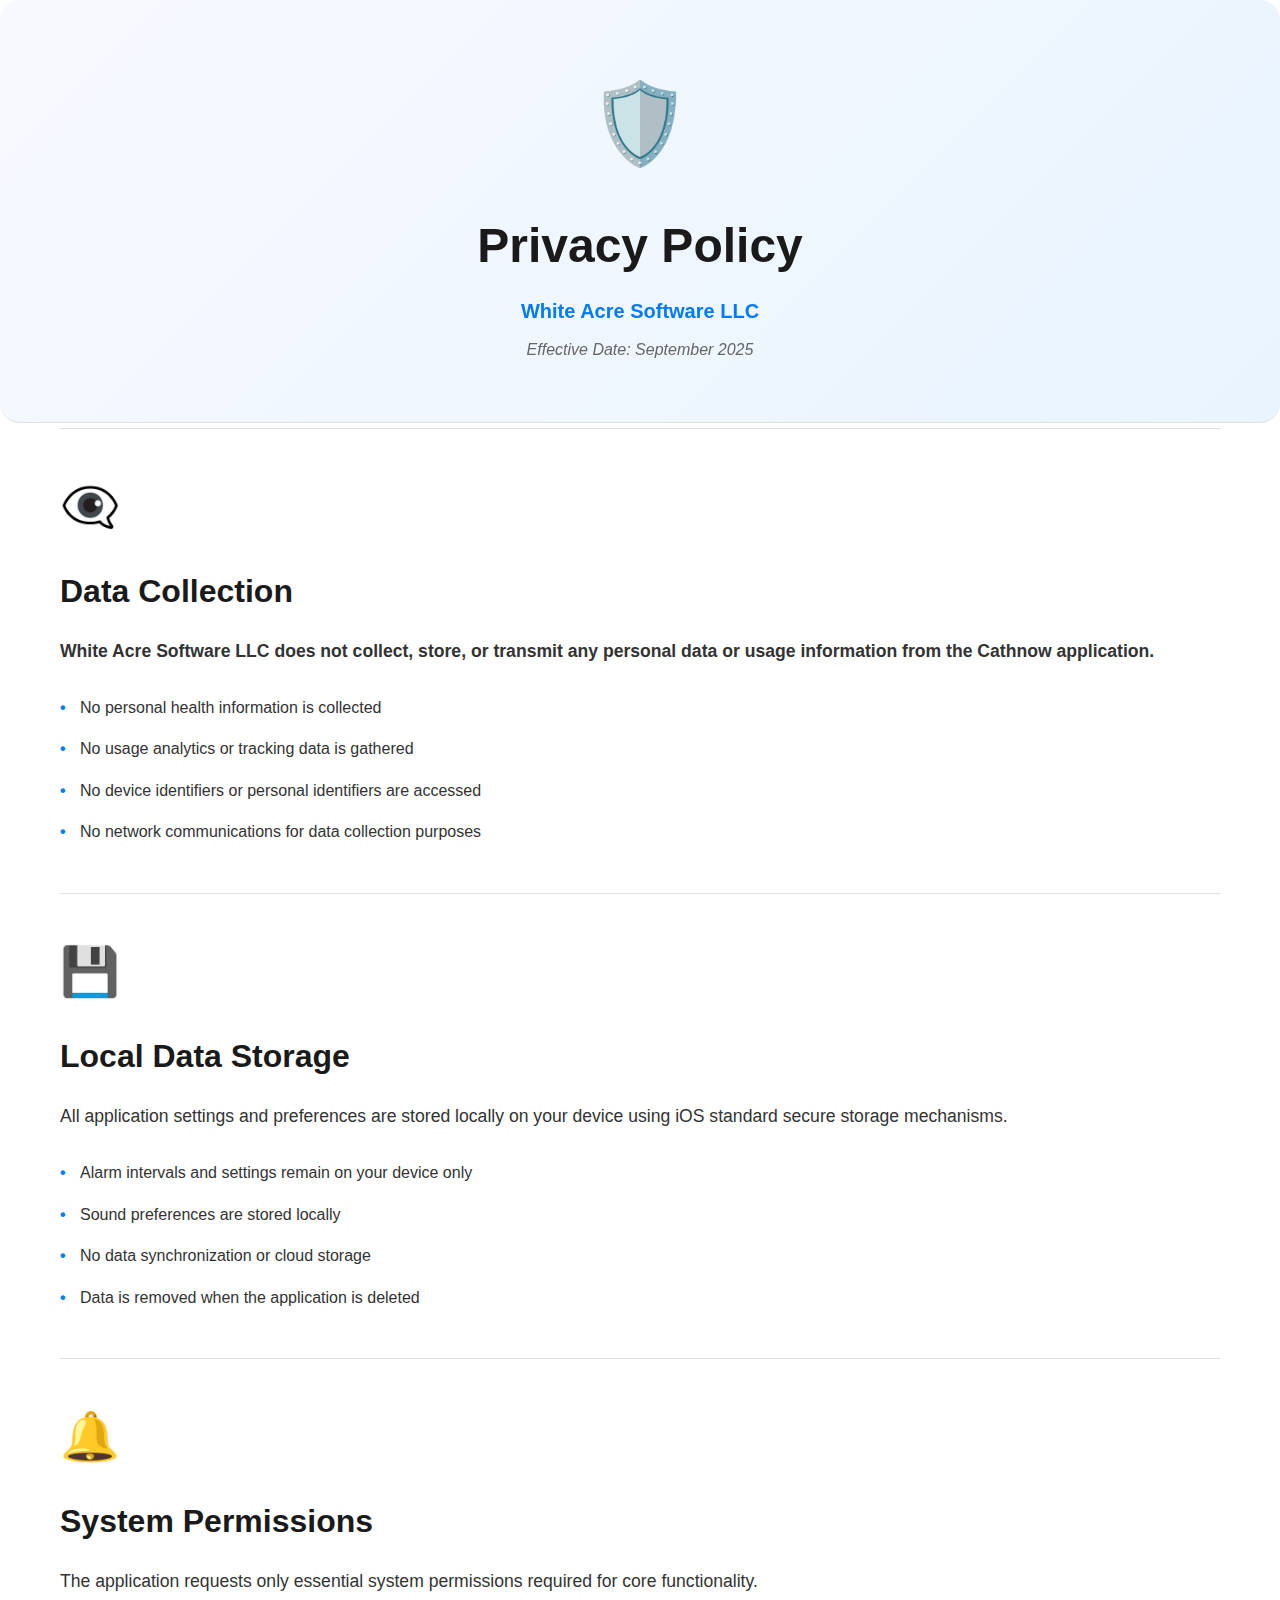
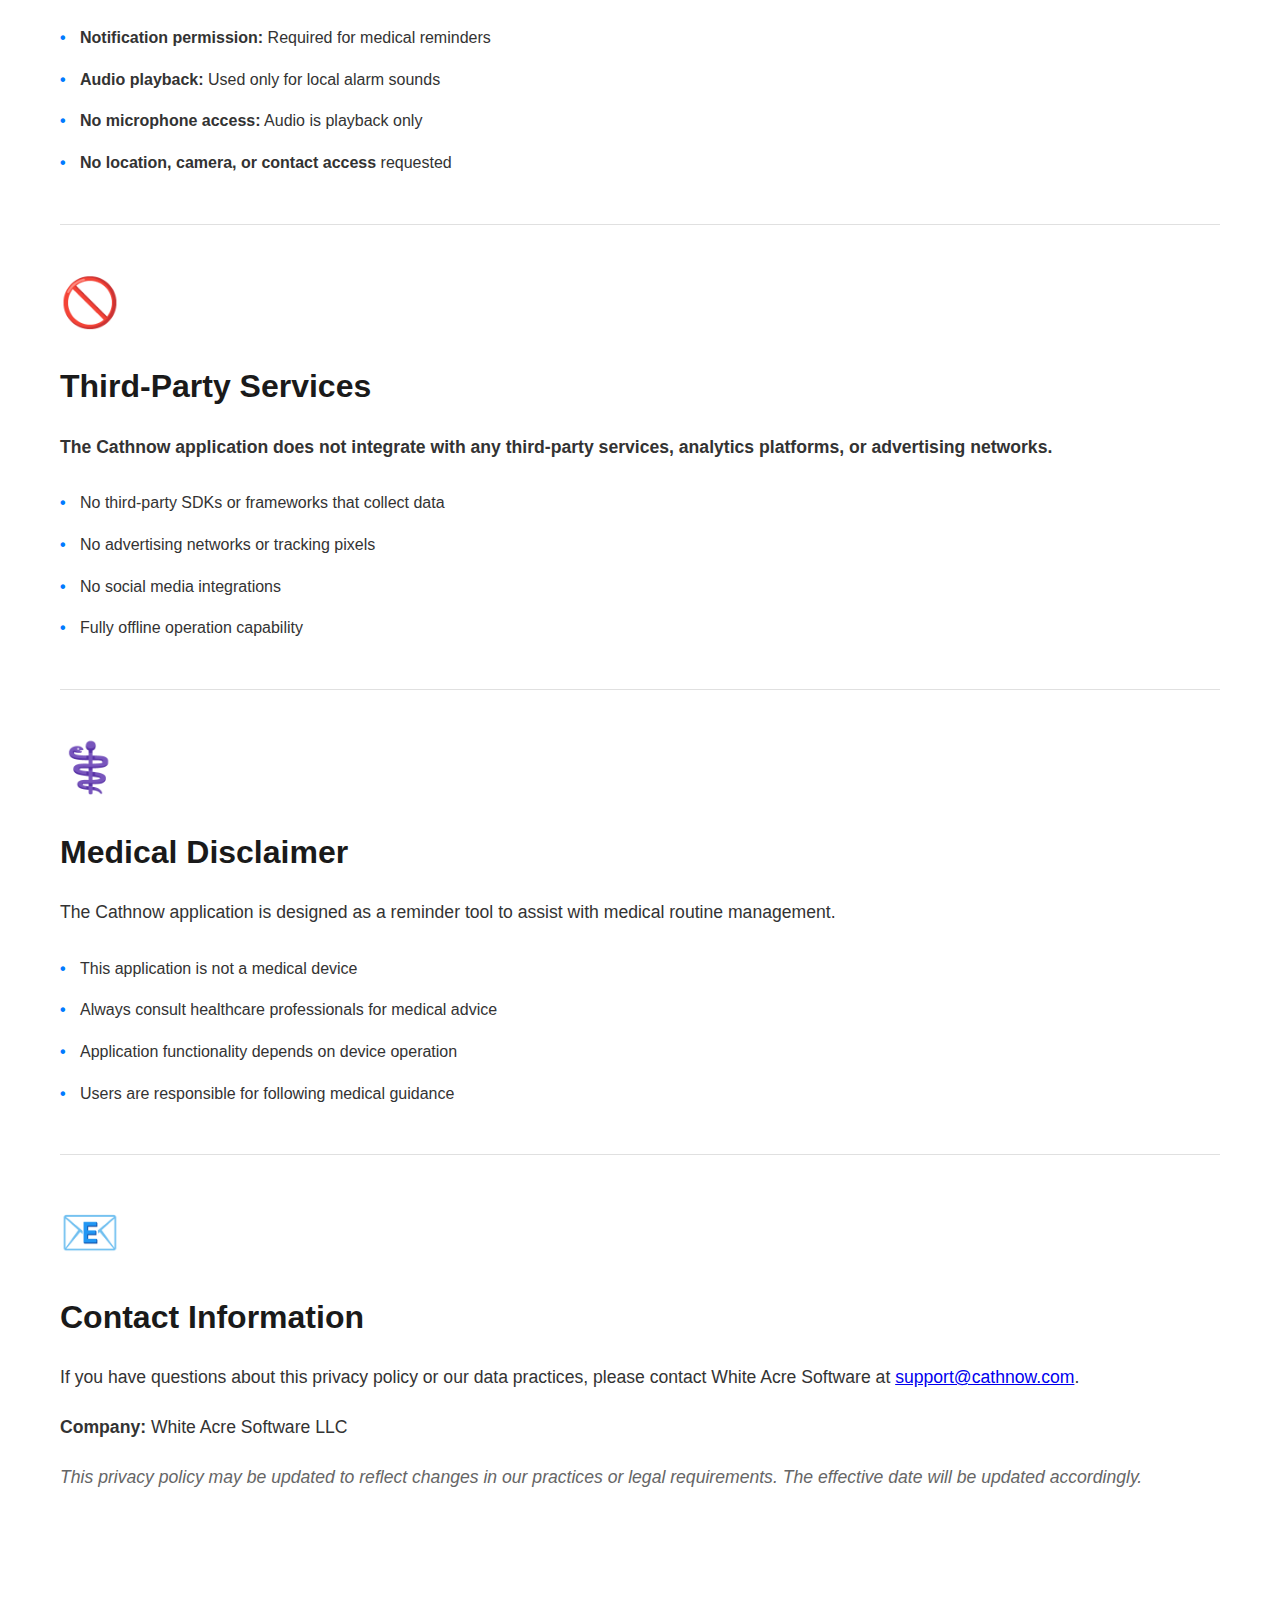
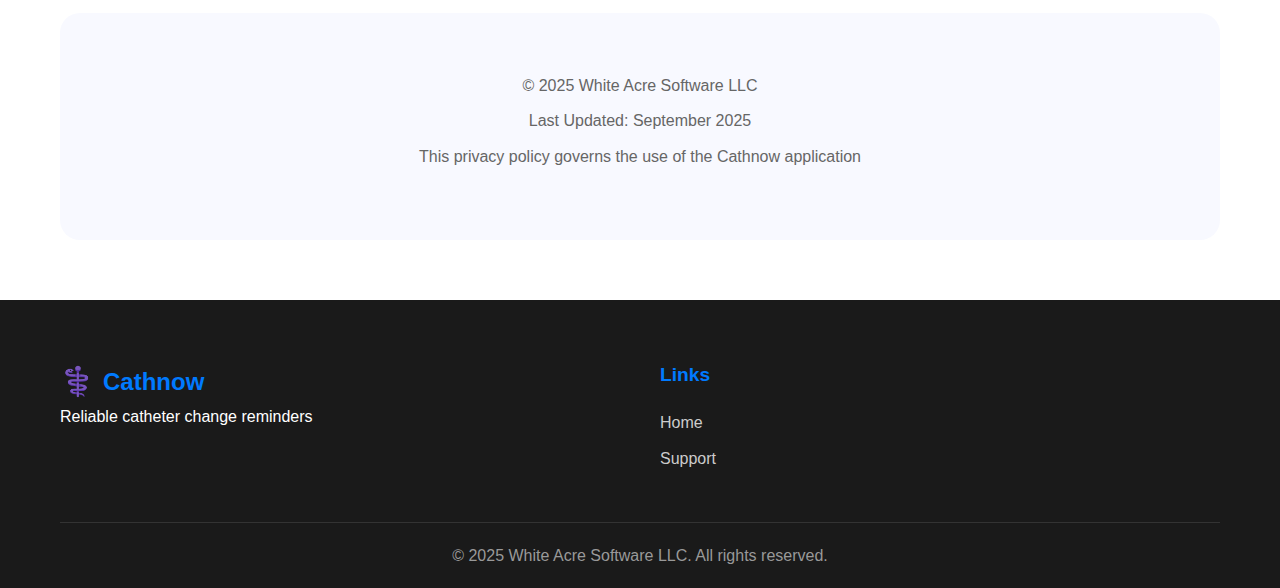
<file: privacy-policy.html>
<!DOCTYPE html>
<html lang="en">
<head>
    <meta charset="UTF-8">
    <meta name="viewport" content="width=device-width, initial-scale=1.0">
    <title>Privacy Policy - Cathnow</title>
    <meta name="description" content="Privacy Policy for Cathnow - Complete privacy protection with zero data collection.">
    <link rel="stylesheet" href="styles.css">
</head>
<body>
    <header>
        <nav>
            <div class="nav-container">
                <div class="logo">
                    <a href="index.html">
                        <span class="logo-icon">⚕️</span>
                        <span class="logo-text">Cathnow</span>
                    </a>
                </div>
                <ul class="nav-menu">
                    <li><a href="index.html">Home</a></li>
                    <li><a href="index.html#features">Features</a></li>
                    <li><a href="index.html#download">Download</a></li>
                </ul>
            </div>
        </nav>
    </header>

    <main class="privacy-page">
        <div class="container">
            <header class="page-header">
                <div class="privacy-icon">🛡️</div>
                <h1>Privacy Policy</h1>
                <p class="company-name">White Acre Software LLC</p>
                <p class="effective-date">Effective Date: September 2025</p>
            </header>

            <section class="privacy-section">
                <div class="section-icon">✅</div>
                <h2>Privacy Commitment</h2>
                <p>White Acre Software LLC is committed to protecting your privacy and ensuring the security of your personal information. This privacy policy explains our data practices for the Cathnow application.</p>
            </section>

            <section class="privacy-section">
                <div class="section-icon">👁️‍🗨️</div>
                <h2>Data Collection</h2>
                <p><strong>White Acre Software LLC does not collect, store, or transmit any personal data or usage information from the Cathnow application.</strong></p>
                <ul>
                    <li>No personal health information is collected</li>
                    <li>No usage analytics or tracking data is gathered</li>
                    <li>No device identifiers or personal identifiers are accessed</li>
                    <li>No network communications for data collection purposes</li>
                </ul>
            </section>

            <section class="privacy-section">
                <div class="section-icon">💾</div>
                <h2>Local Data Storage</h2>
                <p>All application settings and preferences are stored locally on your device using iOS standard secure storage mechanisms.</p>
                <ul>
                    <li>Alarm intervals and settings remain on your device only</li>
                    <li>Sound preferences are stored locally</li>
                    <li>No data synchronization or cloud storage</li>
                    <li>Data is removed when the application is deleted</li>
                </ul>
            </section>

            <section class="privacy-section">
                <div class="section-icon">🔔</div>
                <h2>System Permissions</h2>
                <p>The application requests only essential system permissions required for core functionality.</p>
                <ul>
                    <li><strong>Notification permission:</strong> Required for medical reminders</li>
                    <li><strong>Audio playback:</strong> Used only for local alarm sounds</li>
                    <li><strong>No microphone access:</strong> Audio is playback only</li>
                    <li><strong>No location, camera, or contact access</strong> requested</li>
                </ul>
            </section>

            <section class="privacy-section">
                <div class="section-icon">🚫</div>
                <h2>Third-Party Services</h2>
                <p><strong>The Cathnow application does not integrate with any third-party services, analytics platforms, or advertising networks.</strong></p>
                <ul>
                    <li>No third-party SDKs or frameworks that collect data</li>
                    <li>No advertising networks or tracking pixels</li>
                    <li>No social media integrations</li>
                    <li>Fully offline operation capability</li>
                </ul>
            </section>

            <section class="privacy-section">
                <div class="section-icon">⚕️</div>
                <h2>Medical Disclaimer</h2>
                <p>The Cathnow application is designed as a reminder tool to assist with medical routine management.</p>
                <ul>
                    <li>This application is not a medical device</li>
                    <li>Always consult healthcare professionals for medical advice</li>
                    <li>Application functionality depends on device operation</li>
                    <li>Users are responsible for following medical guidance</li>
                </ul>
            </section>

            <section class="privacy-section">
                <div class="section-icon">📧</div>
                <h2>Contact Information</h2>
                <p>If you have questions about this privacy policy or our data practices, please contact White Acre Software at <a href="mailto:support@cathnow.com">support@cathnow.com</a>.</p>
                <p><strong>Company:</strong> White Acre Software LLC</p>
                <p class="policy-updates">This privacy policy may be updated to reflect changes in our practices or legal requirements. The effective date will be updated accordingly.</p>
            </section>

            <footer class="page-footer">
                <p>&copy; 2025 White Acre Software LLC</p>
                <p>Last Updated: September 2025</p>
                <p>This privacy policy governs the use of the Cathnow application</p>
            </footer>
        </div>
    </main>

    <footer class="site-footer">
        <div class="container">
            <div class="footer-content">
                <div class="footer-section">
                    <div class="logo">
                        <a href="index.html">
                            <span class="logo-icon">⚕️</span>
                            <span class="logo-text">Cathnow</span>
                        </a>
                    </div>
                    <p>Reliable catheter change reminders</p>
                </div>
                <div class="footer-section">
                    <h4>Links</h4>
                    <ul>
                        <li><a href="index.html">Home</a></li>
                        <li><a href="mailto:support@cathnow.com">Support</a></li>
                    </ul>
                </div>
            </div>
            <div class="footer-bottom">
                <p>&copy; 2025 White Acre Software LLC. All rights reserved.</p>
            </div>
        </div>
    </footer>
</body>
</html>
</file>
<file: styles.css>
/* Reset and Base Styles */
* {
    margin: 0;
    padding: 0;
    box-sizing: border-box;
}

body {
    font-family: -apple-system, BlinkMacSystemFont, 'Segoe UI', Roboto, 'Helvetica Neue', Arial, sans-serif;
    line-height: 1.6;
    color: #333;
    background-color: #fff;
}

.container {
    max-width: 1200px;
    margin: 0 auto;
    padding: 0 20px;
}

/* Navigation */
header {
    background: rgba(255, 255, 255, 0.95);
    backdrop-filter: blur(10px);
    border-bottom: 1px solid #e0e0e0;
    position: fixed;
    top: 0;
    left: 0;
    right: 0;
    z-index: 1000;
}

.nav-container {
    max-width: 1200px;
    margin: 0 auto;
    padding: 0 20px;
    display: flex;
    justify-content: space-between;
    align-items: center;
    height: 70px;
}

.logo {
    display: flex;
    align-items: center;
    gap: 8px;
    text-decoration: none;
    color: inherit;
}

.logo a {
    display: flex;
    align-items: center;
    gap: 8px;
    text-decoration: none;
    color: inherit;
}

.logo-icon {
    font-size: 28px;
}

.logo-text {
    font-size: 24px;
    font-weight: 700;
    color: #007AFF;
}

.nav-menu {
    display: flex;
    list-style: none;
    gap: 30px;
}

.nav-menu a {
    text-decoration: none;
    color: #333;
    font-weight: 500;
    transition: color 0.3s ease;
}

.nav-menu a:hover {
    color: #007AFF;
}

/* Hero Section */
.hero {
    padding: 120px 0 80px;
    background: linear-gradient(135deg, #f8f9ff 0%, #e8f4ff 100%);
}

.hero-container {
    max-width: 1200px;
    margin: 0 auto;
    padding: 0 20px;
    display: grid;
    grid-template-columns: 1fr 1fr;
    gap: 60px;
    align-items: center;
}

.hero-content h1 {
    font-size: 3.5rem;
    font-weight: 700;
    color: #1a1a1a;
    margin-bottom: 20px;
    line-height: 1.2;
}

.hero-subtitle {
    font-size: 1.25rem;
    color: #666;
    margin-bottom: 40px;
    line-height: 1.6;
}

.hero-buttons {
    display: flex;
    gap: 20px;
    flex-wrap: wrap;
}

.btn {
    display: inline-block;
    padding: 16px 32px;
    border-radius: 12px;
    text-decoration: none;
    font-weight: 600;
    font-size: 1rem;
    transition: all 0.3s ease;
    border: 2px solid transparent;
}

.btn-primary {
    background: #007AFF;
    color: white;
}

.btn-primary:hover {
    background: #0056CC;
    transform: translateY(-2px);
}

.btn-secondary {
    background: transparent;
    color: #007AFF;
    border-color: #007AFF;
}

.btn-secondary:hover {
    background: #007AFF;
    color: white;
}

.btn-outline {
    background: transparent;
    color: #007AFF;
    border-color: #007AFF;
}

.btn-outline:hover {
    background: #007AFF;
    color: white;
}

/* Phone Mockup */
.hero-image {
    display: flex;
    justify-content: center;
}

.phone-mockup {
    width: 280px;
    height: 560px;
    background: #1a1a1a;
    border-radius: 40px;
    padding: 20px;
    box-shadow: 0 20px 60px rgba(0, 0, 0, 0.2);
    display: flex;
    align-items: center;
    justify-content: center;
}

.phone-screenshot {
    width: 100%;
    height: 100%;
    object-fit: cover;
    border-radius: 30px;
}

.phone-screen {
    width: 100%;
    height: 100%;
    background: linear-gradient(135deg, #f8f9ff 0%, #e8f4ff 100%);
    border-radius: 30px;
    padding: 40px 20px;
    display: flex;
    flex-direction: column;
    align-items: center;
}

.app-preview {
    text-align: center;
    color: #333;
}

.app-header {
    display: flex;
    align-items: center;
    gap: 8px;
    margin-bottom: 40px;
}

.app-icon {
    font-size: 24px;
}

.app-header h3 {
    font-size: 20px;
    font-weight: 700;
    color: #007AFF;
}

.app-timer {
    font-size: 48px;
    font-weight: 700;
    font-family: 'SF Mono', Monaco, monospace;
    color: #FF3B30;
    margin-bottom: 20px;
}

.app-status {
    font-size: 14px;
    color: #007AFF;
    font-weight: 500;
}

/* Features Section */
.features {
    padding: 100px 0;
    background: white;
}

.features h2 {
    text-align: center;
    font-size: 2.5rem;
    font-weight: 700;
    color: #1a1a1a;
    margin-bottom: 60px;
}

.features-grid {
    display: grid;
    grid-template-columns: repeat(auto-fit, minmax(350px, 1fr));
    gap: 40px;
}

.feature-card {
    background: #f8f9ff;
    border-radius: 20px;
    padding: 40px;
    text-align: center;
    transition: transform 0.3s ease, box-shadow 0.3s ease;
}

.feature-card:hover {
    transform: translateY(-5px);
    box-shadow: 0 20px 40px rgba(0, 122, 255, 0.1);
}

.feature-icon {
    font-size: 48px;
    margin-bottom: 20px;
}

.feature-card h3 {
    font-size: 1.5rem;
    font-weight: 700;
    color: #1a1a1a;
    margin-bottom: 15px;
}

.feature-card p {
    color: #666;
    line-height: 1.6;
}

/* Privacy Section */
.privacy-section {
    padding: 100px 0;
    background: linear-gradient(135deg, #007AFF 0%, #0056CC 100%);
    color: white;
}

.privacy-content {
    display: grid;
    grid-template-columns: 2fr 1fr;
    gap: 60px;
    align-items: center;
}

.privacy-text h2 {
    font-size: 2.5rem;
    font-weight: 700;
    margin-bottom: 20px;
}

.privacy-text p {
    font-size: 1.25rem;
    margin-bottom: 30px;
    opacity: 0.9;
}

.privacy-features {
    list-style: none;
    margin-bottom: 40px;
}

.privacy-features li {
    padding: 8px 0;
    font-size: 1.1rem;
    opacity: 0.9;
}

.privacy-visual {
    text-align: center;
}

.shield-icon {
    font-size: 120px;
    margin-bottom: 20px;
}

.privacy-visual p {
    font-size: 1.25rem;
    font-weight: 600;
}

/* Download Section */
.download-section {
    padding: 100px 0;
    background: #f8f9ff;
    text-align: center;
}

.download-section h2 {
    font-size: 2.5rem;
    font-weight: 700;
    color: #1a1a1a;
    margin-bottom: 20px;
}

.download-section p {
    font-size: 1.25rem;
    color: #666;
    margin-bottom: 40px;
}

.download-buttons {
    margin-bottom: 20px;
}

.app-store-button img {
    height: 60px;
    transition: transform 0.3s ease;
}

.app-store-button:hover img {
    transform: scale(1.05);
}

.system-requirements {
    font-size: 0.9rem;
    color: #999;
}

/* About Section */
.about-section {
    padding: 80px 0;
    background: white;
    text-align: center;
}

.about-section h2 {
    font-size: 2rem;
    font-weight: 700;
    color: #1a1a1a;
    margin-bottom: 20px;
}

.about-section p {
    font-size: 1.1rem;
    color: #666;
    max-width: 800px;
    margin: 0 auto 30px;
}

.contact-info a {
    color: #007AFF;
    text-decoration: none;
}

.contact-info a:hover {
    text-decoration: underline;
}

/* Footer */
footer {
    background: #1a1a1a;
    color: white;
    padding: 60px 0 20px;
}

.footer-content {
    display: grid;
    grid-template-columns: repeat(auto-fit, minmax(250px, 1fr));
    gap: 40px;
    margin-bottom: 40px;
}

.footer-section h4 {
    font-size: 1.2rem;
    font-weight: 700;
    margin-bottom: 20px;
    color: #007AFF;
}

.footer-section ul {
    list-style: none;
}

.footer-section li {
    margin-bottom: 10px;
}

.footer-section a {
    color: #ccc;
    text-decoration: none;
    transition: color 0.3s ease;
}

.footer-section a:hover {
    color: #007AFF;
}

.disclaimer {
    font-size: 0.9rem;
    color: #ccc;
    line-height: 1.5;
}

.footer-bottom {
    border-top: 1px solid #333;
    padding-top: 20px;
    text-align: center;
    color: #999;
}

/* Privacy Page Styles */
.privacy-page {
    padding-top: 100px;
    min-height: 100vh;
}

.page-header {
    text-align: center;
    padding: 60px 0;
    background: linear-gradient(135deg, #f8f9ff 0%, #e8f4ff 100%);
    border-radius: 20px;
    margin-bottom: 60px;
}

.privacy-icon {
    font-size: 80px;
    margin-bottom: 20px;
}

.page-header h1 {
    font-size: 3rem;
    font-weight: 700;
    color: #1a1a1a;
    margin-bottom: 10px;
}

.company-name {
    font-size: 1.25rem;
    color: #007AFF;
    font-weight: 600;
    margin-bottom: 10px;
}

.effective-date {
    color: #666;
    font-style: italic;
}

.privacy-page .privacy-section {
    background: white;
    color: #333;
    padding: 40px 0;
    border-bottom: 1px solid #e0e0e0;
}

.privacy-page .privacy-section:last-of-type {
    border-bottom: none;
}

.section-icon {
    font-size: 48px;
    margin-bottom: 20px;
}

.privacy-page .privacy-section h2 {
    font-size: 2rem;
    font-weight: 700;
    color: #1a1a1a;
    margin-bottom: 20px;
    display: flex;
    align-items: center;
    gap: 15px;
}

.privacy-page .privacy-section p {
    font-size: 1.1rem;
    line-height: 1.7;
    margin-bottom: 20px;
}

.privacy-page .privacy-section ul {
    list-style: none;
    padding-left: 20px;
}

.privacy-page .privacy-section li {
    padding: 8px 0;
    position: relative;
}

.privacy-page .privacy-section li:before {
    content: "•";
    color: #007AFF;
    font-weight: bold;
    position: absolute;
    left: -20px;
}

.policy-updates {
    font-style: italic;
    color: #666;
    font-size: 0.95rem;
}

.page-footer {
    text-align: center;
    padding: 60px 0;
    background: #f8f9ff;
    border-radius: 20px;
    margin: 60px 0;
}

.page-footer p {
    margin-bottom: 10px;
    color: #666;
}

.site-footer {
    margin-top: 0;
}

/* Responsive Design */
@media (max-width: 768px) {
    .nav-menu {
        display: none;
    }

    .hero-container {
        grid-template-columns: 1fr;
        gap: 40px;
        text-align: center;
    }

    .hero-content h1 {
        font-size: 2.5rem;
    }

    .phone-mockup {
        width: 240px;
        height: 480px;
    }

    .phone-screenshot {
        width: 100%;
        height: 100%;
        object-fit: cover;
        border-radius: 25px;
    }

    .features-grid {
        grid-template-columns: 1fr;
    }

    .privacy-content {
        grid-template-columns: 1fr;
        gap: 40px;
        text-align: center;
    }

    .hero-buttons {
        justify-content: center;
    }

    .page-header h1 {
        font-size: 2rem;
    }

    .privacy-page .privacy-section h2 {
        font-size: 1.5rem;
        flex-direction: column;
        text-align: center;
    }
}

@media (max-width: 480px) {
    .container, .nav-container {
        padding: 0 15px;
    }

    .hero-content h1 {
        font-size: 2rem;
    }

    .hero-subtitle {
        font-size: 1.1rem;
    }

    .btn {
        padding: 14px 24px;
        font-size: 0.9rem;
    }

    .phone-mockup {
        width: 200px;
        height: 400px;
    }

    .phone-screenshot {
        width: 100%;
        height: 100%;
        object-fit: cover;
        border-radius: 20px;
    }

    .app-timer {
        font-size: 36px;
    }

    .feature-card {
        padding: 30px;
    }

    .features-grid {
        grid-template-columns: 1fr;
    }
}
</file>
